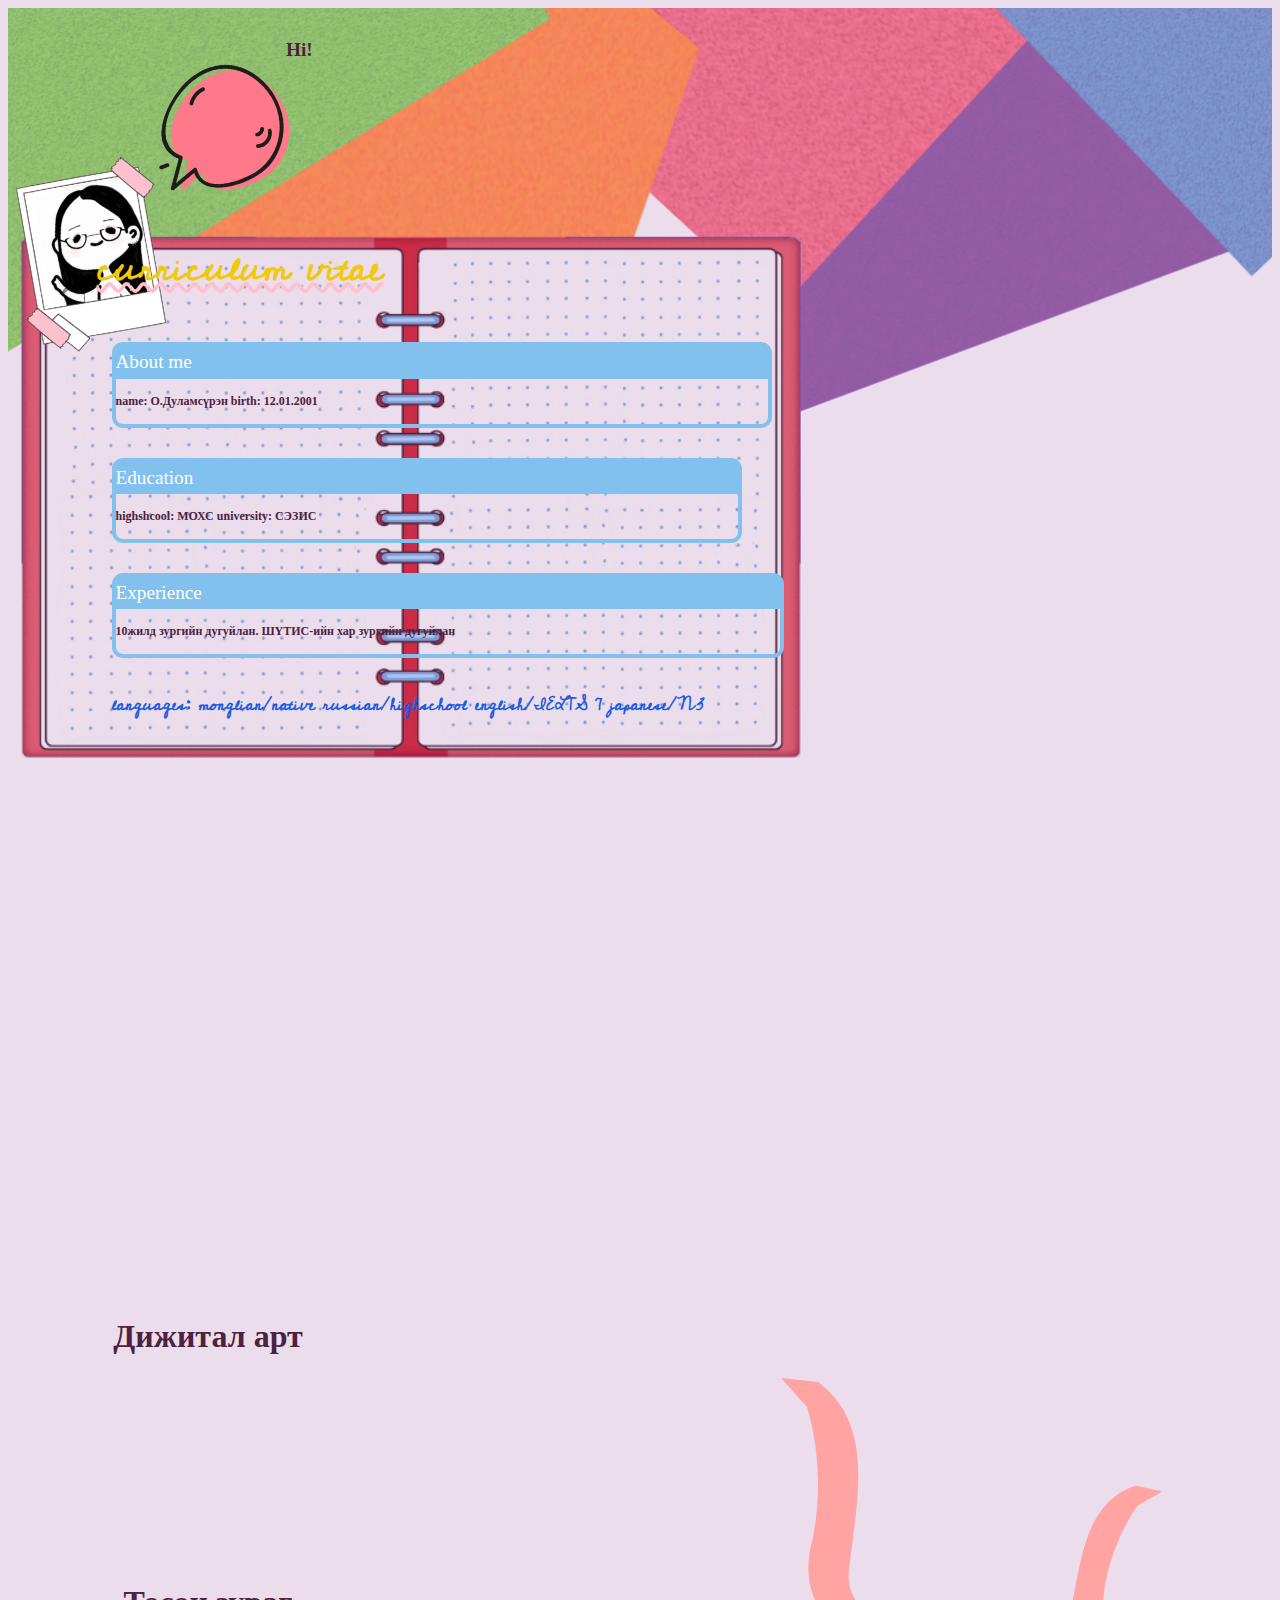
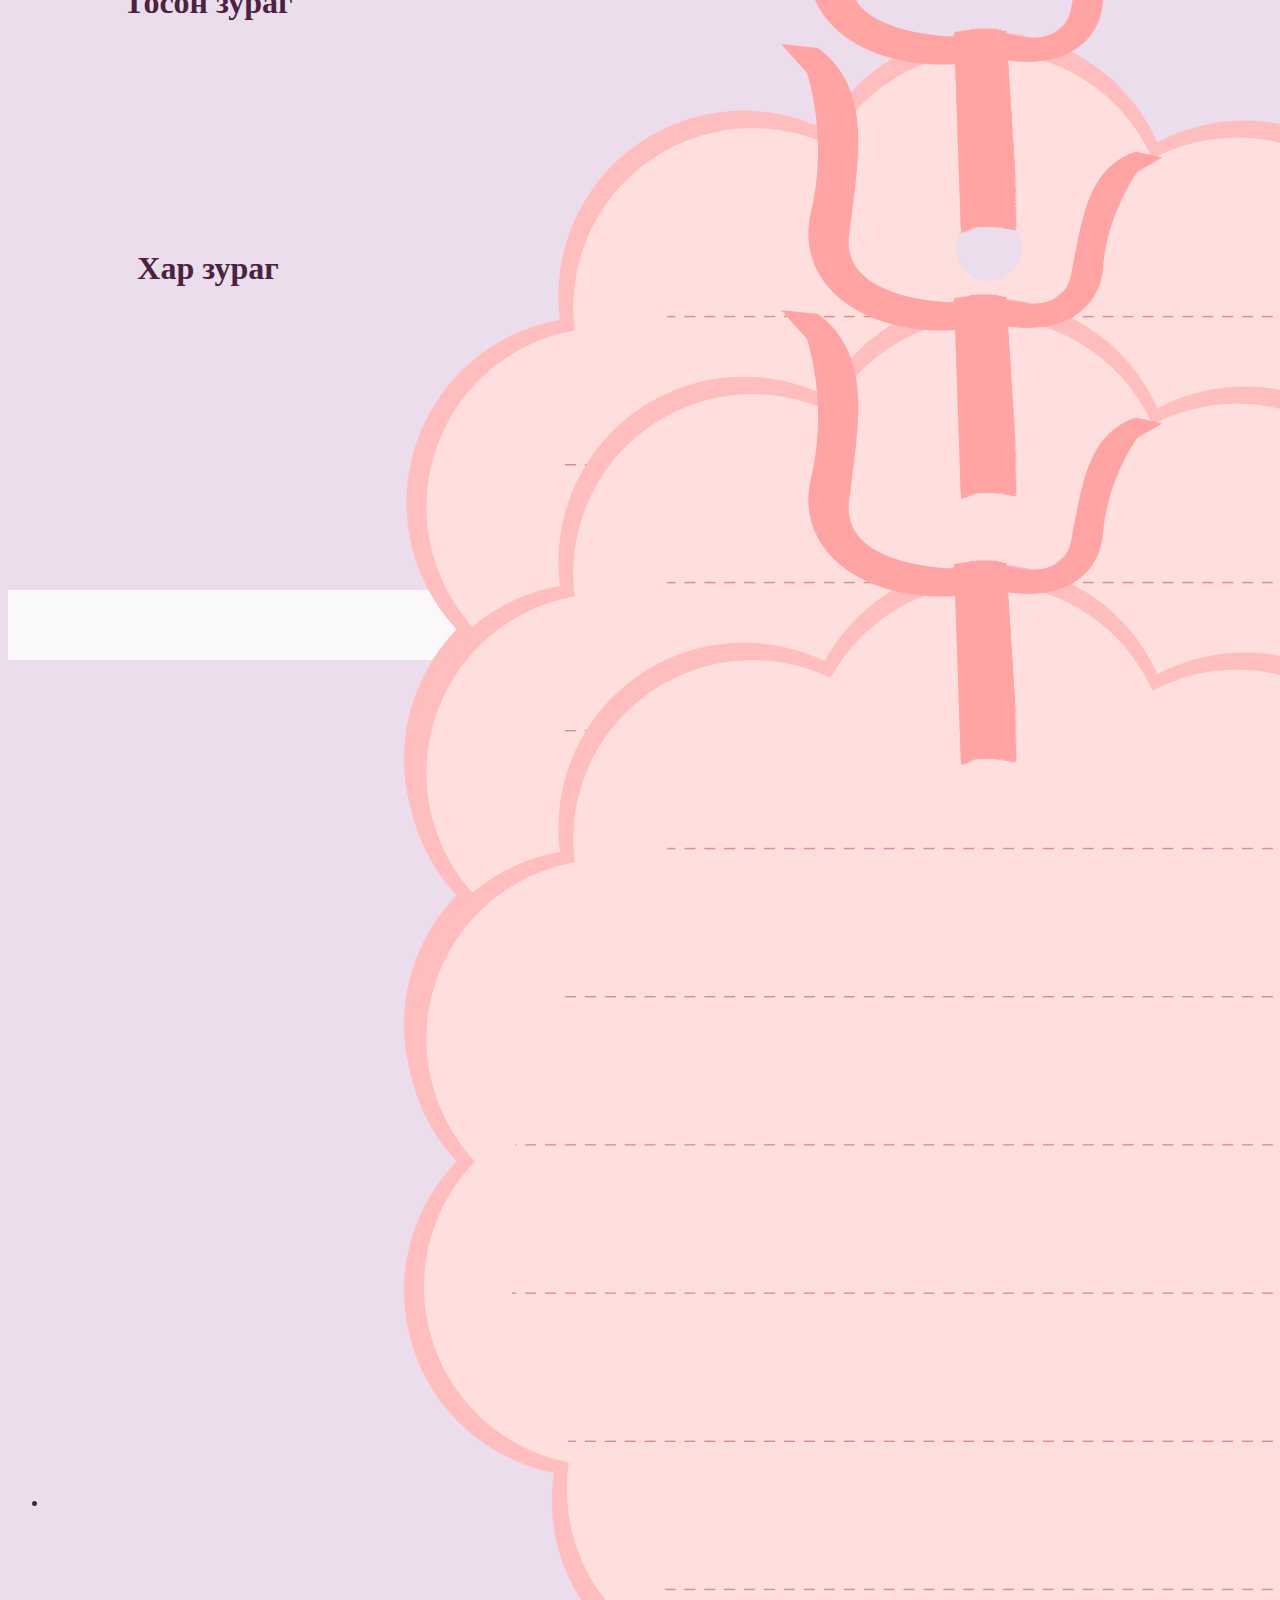
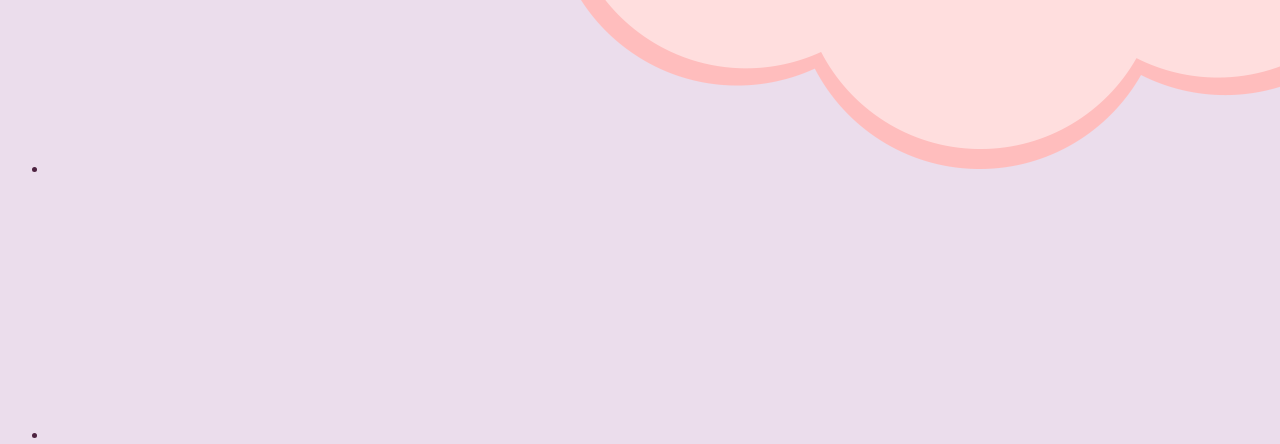
<file: portfolio/index.html>
<!doctype html>
<html lang="en">
  <head>
    <meta charset="utf-8">
    <meta name="viewport" content="width=device-width, initial-scale=1">
    <title>Portfolio</title>
    <link rel="preconnect" href="https://fonts.googleapis.com">
    <link rel="preconnect" href="https://fonts.gstatic.com" crossorigin>
    <link rel="preconnect" href="https://fonts.googleapis.com">
    <link rel="preconnect" href="https://fonts.gstatic.com" crossorigin>
    <link href="https://fonts.googleapis.com/css2?family=Cedarville+Cursive&display=swap" rel="stylesheet">
    <link href="https://cdn.jsdelivr.net/npm/bootstrap@5.3.0-alpha3/dist/css/bootstrap.min.css" rel="stylesheet" integrity="sha384-KK94CHFLLe+nY2dmCWGMq91rCGa5gtU4mk92HdvYe+M/SXH301p5ILy+dN9+nJOZ" crossorigin="anonymous">
    <link rel="stylesheet" href="stylep.css"> 
  </head>
  <body> 
    <div class="topbg">
    <div class="container">
      <div class="content">
      <div class="row">
        <div class="col-md-6">
          <img src="polaroid.png" class="w-50 h-50" alt="polaroid">
          <img src="speechbubble.png" class="w-50 h-50 speechbubble" alt="speechbub">
          <div class="speechbubble">
          <p>Hi!</p>
         </div>
        </div>
        
        <div class="col-md-6">
          <h1>curriculum vitae</h1>
          <div class="row">
            <div class="col-md-6">
              <div class="card border-primary mb-3" style="width: 110%;">
                <div class="card-header">About me</div>
                <div class="card-body text-primary">                   
                  <p class="card-text">name: О.Дуламсүрэн
                    birth: 12.01.2001
                  </p>
                </div>
              </div>
            </div>
            <div class="col-md-6">
              <div class="card border-primary mb-3" style="width: 105%; height: 90%;">
                <div class="card-header">Education</div>
                <div class="card-body text-primary">   
                  <p class="card-text">highshcool: МОХС
                    university: СЭЗИС
                  </p>
                </div>
              </div>
            </div>
            <div class="col-md-6">
              <div class="card border-primary mb-3" style="width: 112%;">
                <div class="card-header">Experience</div>
                <div class="card-body text-primary">
                  <p class="card-text">10жилд зургийн дугуйлан. ШҮТИС-ийн хар зургийн дугуйлан
                  </p>
                </div>
              </div>
            </div>
            <div class="col-md-6">
              <p2>languages: monglian/native russian/highschool english/IELTS 7 japanese/N3</p2>
          </div>
        </div>
      </div>
    </div>
    </div>
</div>
<div class="project-header" >
        
</div>
<div class="row mx-auto">
  <div class="col-md-4">
    <ul class="list-group">
      <li class="list-group-item">
        <a href="digitalart.html">
          <div class="image-container">
            <img src="pinknote.png" alt="Digital art" class="img-fluid">
            <h2 class="overlay-text">Дижитал арт</h2>
          </div>
        </a>
      </li>
    </ul>
  </div>
  <div class="col-md-4">
    <ul class="list-group">
      <li class="list-group-item">
        <a href="acrilyc.html"><div class="image-container">
          <img src="pinknote.png" alt="Acrylic painting" class="img-fluid overlay-image">
          <h2 class="overlay-text">Тосон зураг</h2>
        </div>
        </a>
      </li>
    </ul>
  </div>
  <div class="col-md-4">
    <ul class="list-group">
      <li class="list-group-item">
        <a href="traditional.html"><div class="image-container">
          <img src="pinknote.png" alt="Black and white photography" class="img-fluid overlay-image">
          <h2 class="overlay-text">Хар зураг</h2>
          
        </div>
        </a>  
      </li>
    </ul>
  </div>
</div>

    <footer class="footer">
     <p>&copy; 2023 My Projects</p>
      </div>
    </footer>
    <script src="https://code.jquery.com/jquery-3.2.1.slim.min.js"></script
    </body>
    </html>
</file>
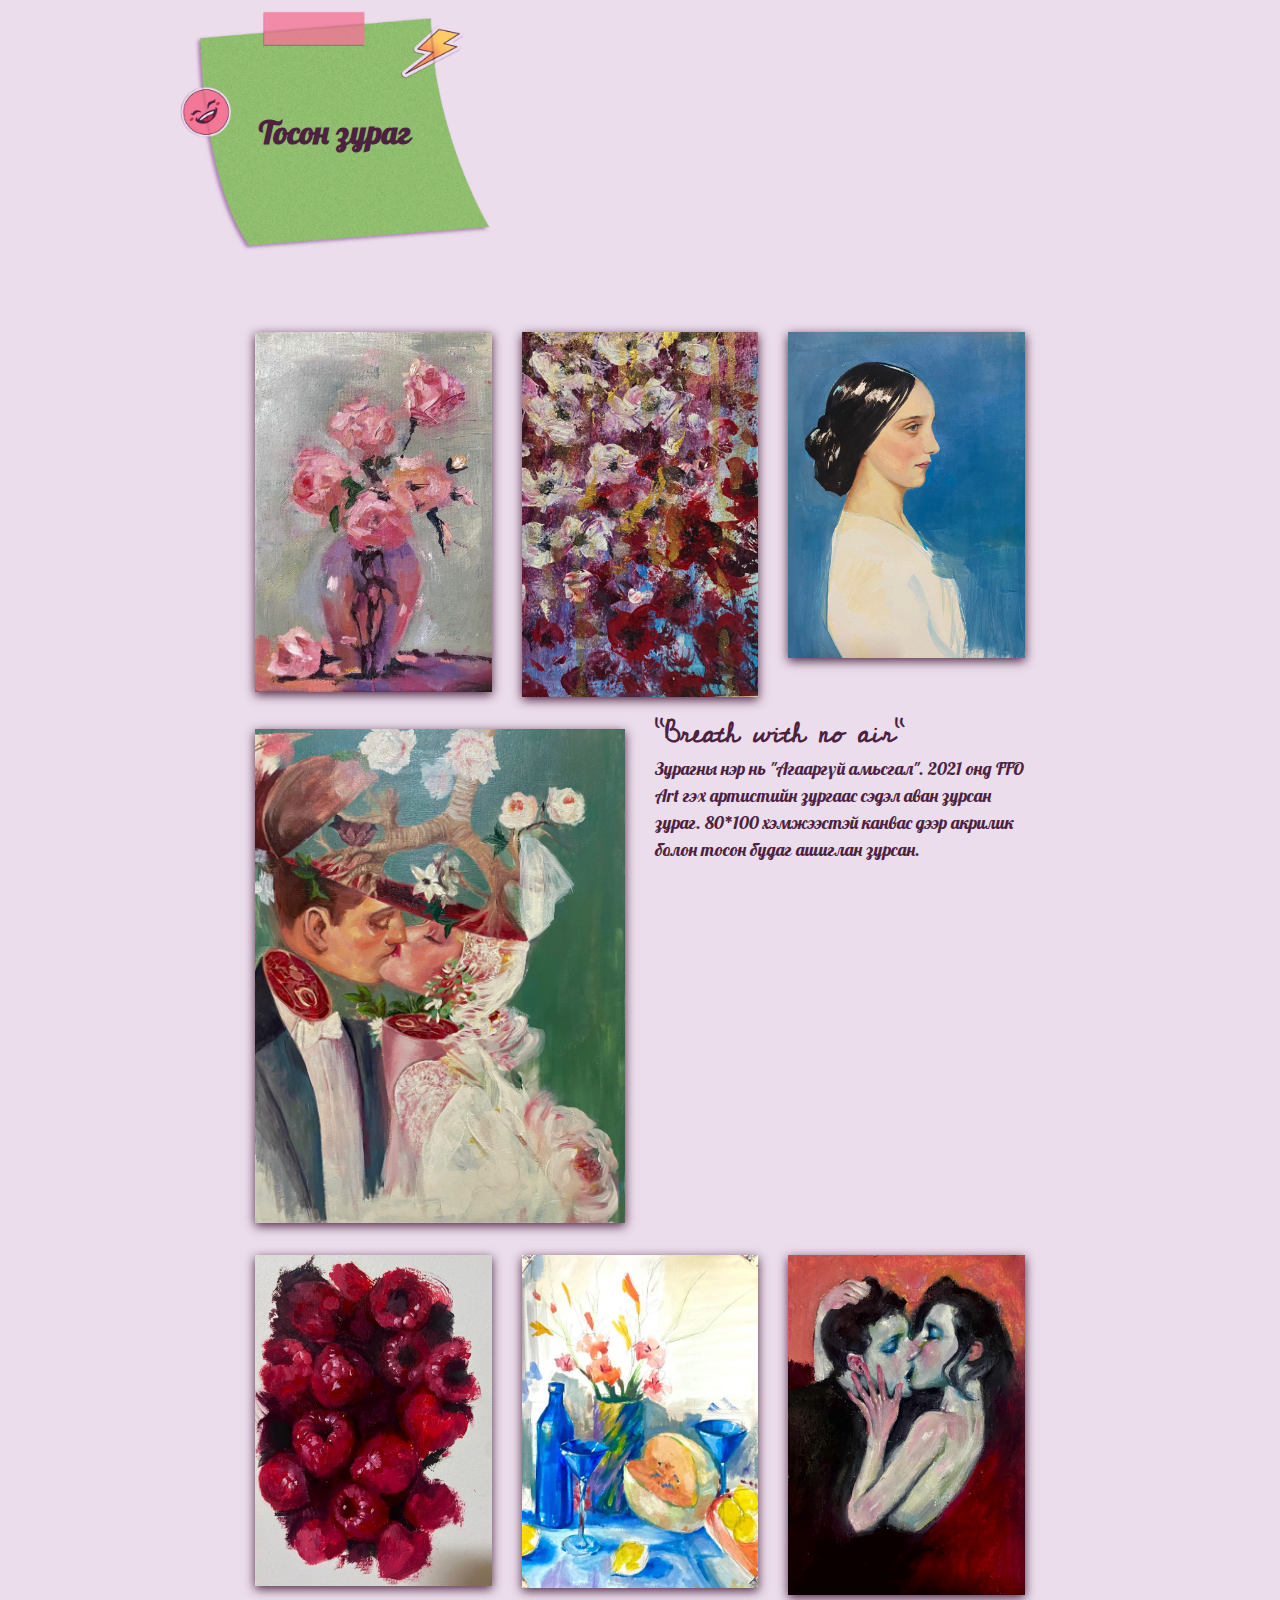
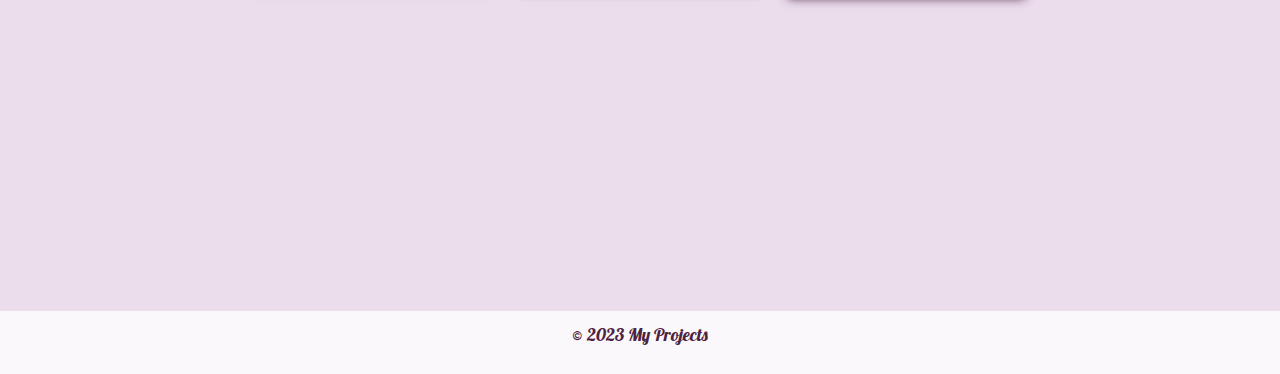
<file: portfolio/acrilyc.html>
<!DOCTYPE html>
<html>
<head>
    <meta charset="UTF-8">
    <title>Acrylic</title>
    <link rel="preconnect" href="https://fonts.googleapis.com">
    <link rel="preconnect" href="https://fonts.gstatic.com" crossorigin>
    <link href="https://fonts.googleapis.com/css2?family=Lobster&display=swap" rel="stylesheet">
    <link href="https://fonts.googleapis.com/css2?family=Cedarville+Cursive&display=swap" rel="stylesheet">
    <link rel="stylesheet" href="https://maxcdn.bootstrapcdn.com/bootstrap/4.0.0/css/bootstrap.min.css">
    <link rel="stylesheet" href="styleac.css">
	
</head>
<body>
    
    <div class="container">
        <div class="row">
            <div class="col-md-6 text-center align-self-center">
                <div class="img-container">
                    <img class="img-fluid" src="greenstick.png" alt="Greenstick">
                    <div class="overlay-text">Тосон зураг</div>
                    <div class="text-container">
                        
                      </div>
                    </div>
            </div>
            </div>
    </div>

    
	<main>
      
        <div class="container my-4">
         
            <div class="row">
               
                <div class="col-md-4 order-md-2">
                    <img src="bluelady.jpg" alt="Image 4" class="img-fluid my-3">
                </div>
                <div class="col-md-4">
                    <img src="vase.jpg" alt="Image 5" class="img-fluid my-3">
                </div>
                <div class="col-md-4 order-md-1">
                    <img src="goldf.jpg" alt="Image 6" class="img-fluid my-3">
                </div>
            </div>
            <div class="row">
                <div class="col-md-6">
                    <img src="breath.jpg" alt="Image 1" class="img-fluid my-3">
                </div>   
                <div class="col-md-6">
                    <header>"Breath with no air"</header>
                    <p> Зурагны нэр нь "Агааргүй амьсгал". 2021 онд FFO Art гэх артистийн зургаас сэдэл аван зурсан зураг. 80*100 хэмжээстэй канвас дээр акрилик болон тосон будаг ашиглан зурсан. </p>
                </div>      
            </div>
            <div class="row">
               
                <div class="col-md-4 order-md-2">
                    <img src="kiss.jpg" alt="Image 4" class="img-fluid my-3">
                </div>
                <div class="col-md-4">
                    <img src="berry.jpg" alt="Image 5" class="img-fluid my-3">
                </div>
                <div class="col-md-4 order-md-1">
                    <img src="paint.jpg" alt="Image 6" class="img-fluid my-3">
                </div>
            </div>
	</main>
	
    <footer class="footer">
        <p>&copy; 2023 My Projects</p>
    </footer>
    <script src="https://code.jquery.com/jquery-3.2.1.slim.min.js"></script>
</body>
</html>
</file>
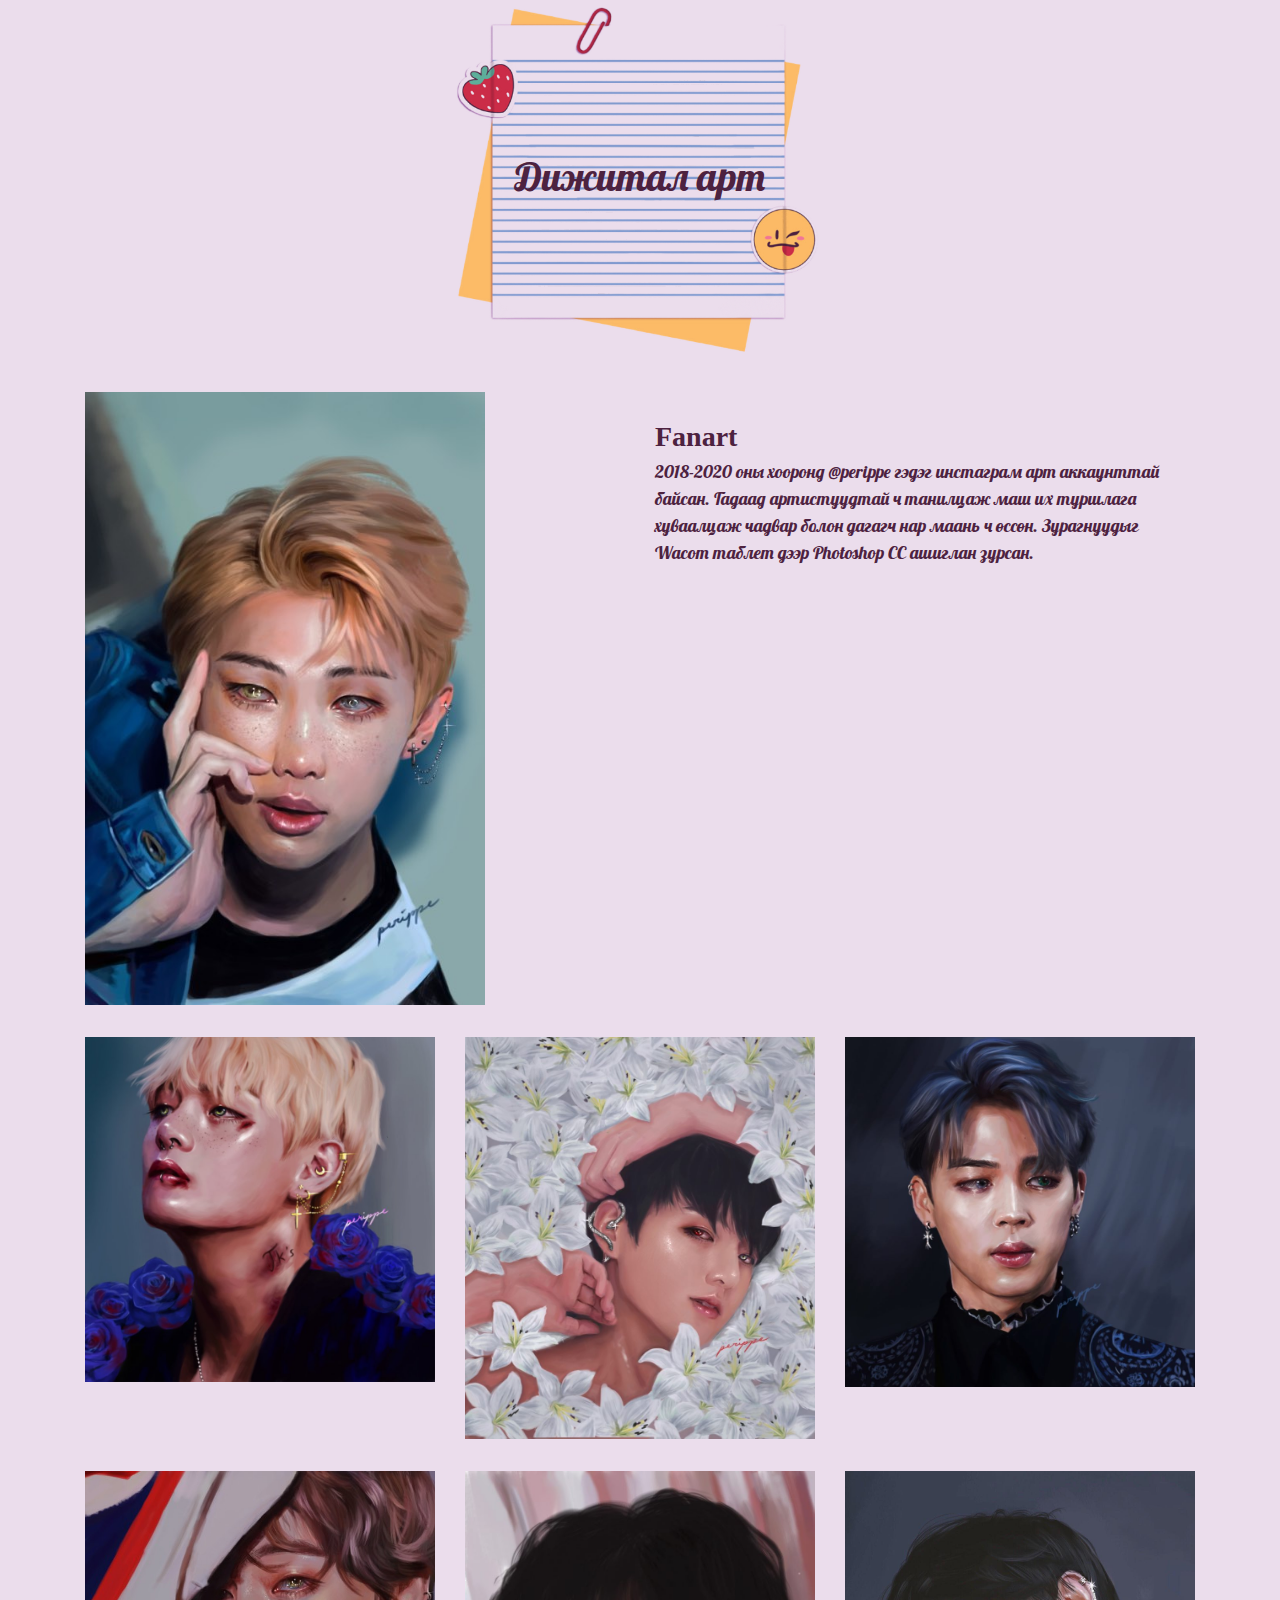
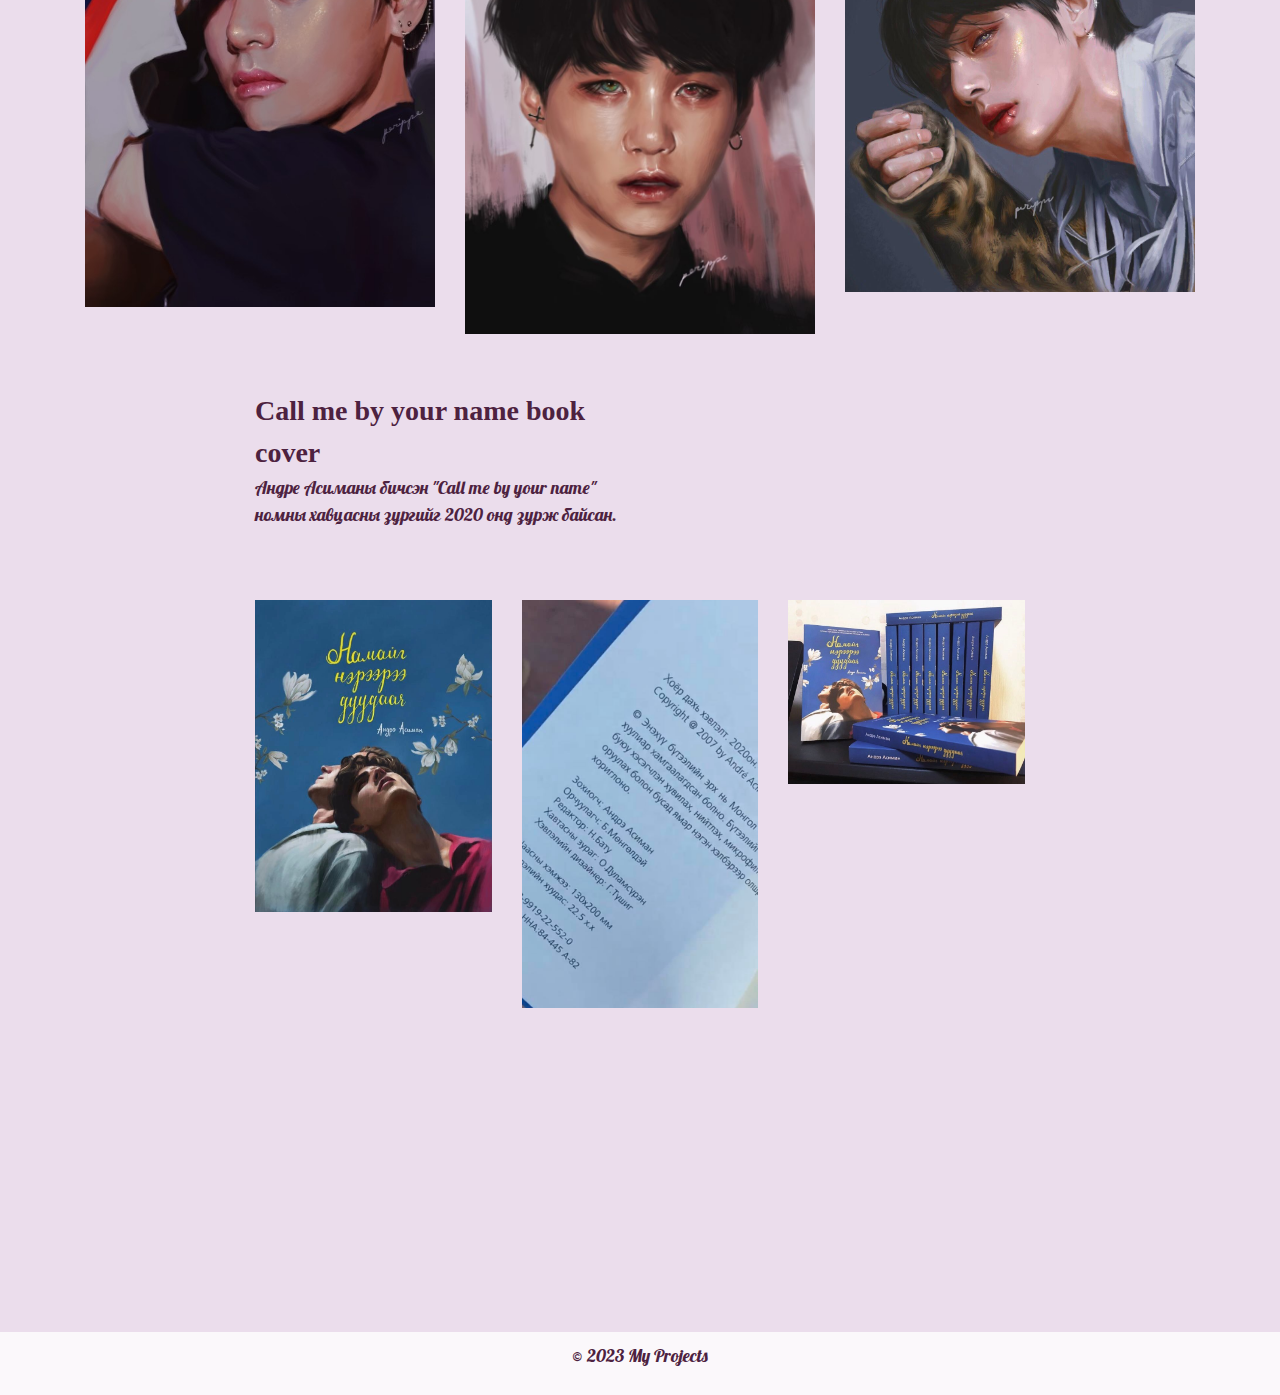
<file: portfolio/digitalart.html>
<!DOCTYPE html>
<html>
<head>
    <meta charset="UTF-8">
    <title>Digital art</title>
    <link rel="preconnect" href="https://fonts.googleapis.com">
    <link rel="preconnect" href="https://fonts.gstatic.com" crossorigin>
    <link href="https://fonts.googleapis.com/css2?family=Lobster&display=swap" rel="stylesheet">
    <link rel="stylesheet" href="https://maxcdn.bootstrapcdn.com/bootstrap/4.0.0/css/bootstrap.min.css">
    <link rel="stylesheet" href="styledig.css">
	
</head>
<body>
    
    <div class="container">
        <div class="row">
            <div class="col-md-12 text-center">
                <div class="position-relative">
                    <img src="digimonb.png" alt="image" class="img-fluid">
                    <h2 class="overlay-text">Дижитал арт</h2>
                </div>
            </div>
        </div>
    </div>
    <div class="container my-4">

        <div class="row">
            <div class="col-md-6">
                <img src="dig7.jpg" alt="Image 1" class="img-fluid my-3">
            </div>   
            <div class="col-md-6">
                    <header>Fanart</header>
                    <p>2018-2020 оны хооронд @perippe гэдэг инстаграм арт аккаунттай байсан. Гадаад артистуудтай ч танилцаж маш их туршлага хуваалцаж чадвар болон дагагч нар маань ч өссөн. Зурагнуудыг Wacom таблет дээр Photoshop CC ашиглан зурсан. </p>
                </div>      
            </div>      
     
         
        <div class="row">  
            <div class="col-md-4 order-md-2">
                <img src="dig.jpg" alt="Image 4" class="img-fluid my-3">
            </div>
            <div class="col-md-4">
                <img src="dig1.jpg" alt="Image 5" class="img-fluid my-3">
            </div>
            <div class="col-md-4 order-md-1">
                <img src="dig6.jpg" alt="Image 6" class="img-fluid my-3">
            </div>
        </div>
        <div class="row">
           
            <div class="col-md-4 order-md-2">
                <img src="dig11.jpg" alt="Image 4" class="img-fluid my-3">
            </div>
            <div class="col-md-4">
                <img src="dig8.jpg" alt="Image 5" class="img-fluid my-3">
            </div>
            <div class="col-md-4 order-md-1">
                <img src="dig4.jpg" alt="Image 6" class="img-fluid my-3">
            </div>
        </div>
       
    </div>
    
	<main>
         <div class="col-md-6">
                    <header>Call me by your name book cover</header>
                    <p>Андре Асиманы бичсэн "Call me by your name" номны хавцасны зургийг 2020 онд зурж байсан. </p>
             </div>            
        <div class="container my-5">
           
                    
         
            <div class="row">
               
                <div class="col-md-4 order-md-2">
                    <img src="books.jpg" alt="Image 4" class="img-fluid my-4">
                </div>
                <div class="col-md-4">
                    <img src="cmbyn.jpg" alt="Image 5" class="img-fluid my-4">
                </div>
                <div class="col-md-4 order-md-1">
                    <img src="credits.jpg" alt="Image 6" class="img-fluid my-4">
                </div>
            </div>
	</main>
	
    <footer class="footer">
        <p>&copy; 2023 My Projects</p>
         </div>
       </footer>
    <script src="https://code.jquery.com/jquery-3.2.1.slim.min.js"></script>
    <script src="https://cdnjs.cloudflare.com/ajax/libs/popper.js/1.12.9/umd/popper.min.js"></script>
    <script src="https://maxcdn.bootstrapcdn.com/bootstrap/4.0.0/js/bootstrap.min.js"></script>
</body>
</html>
</file>
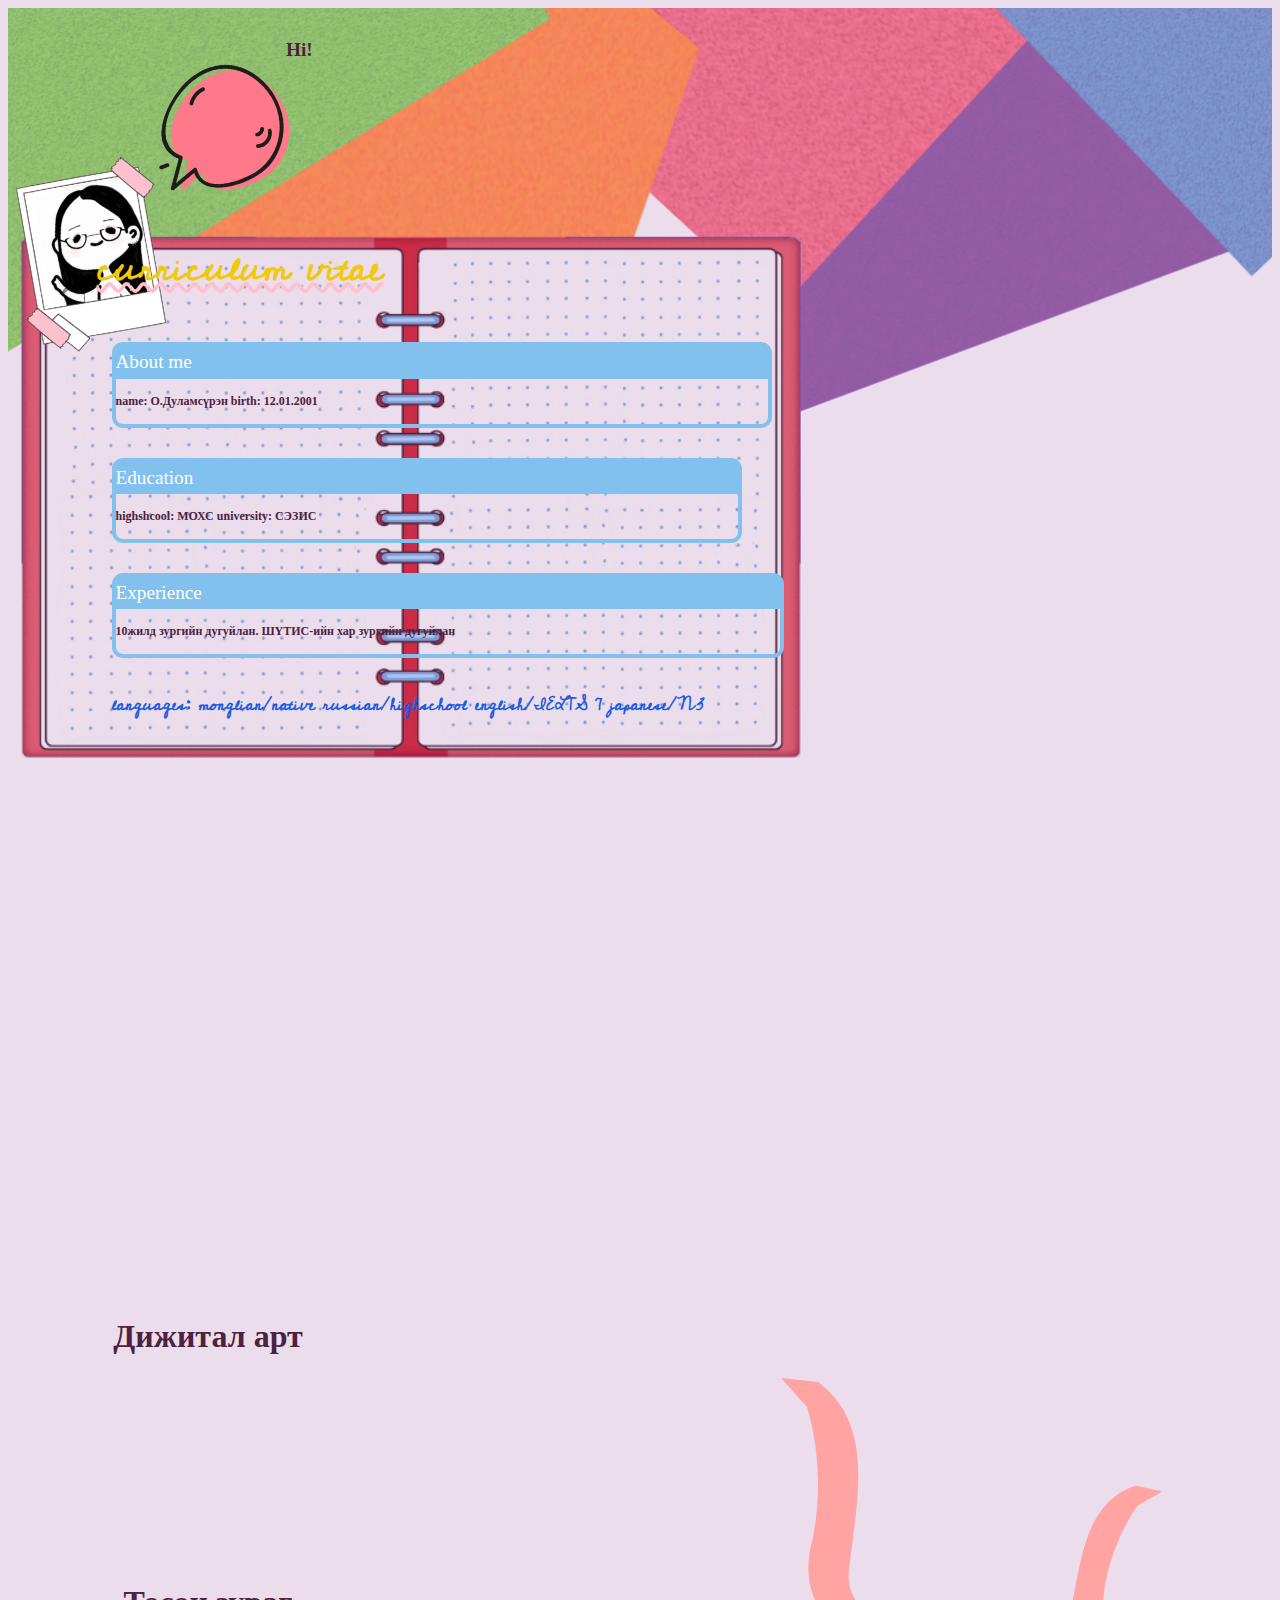
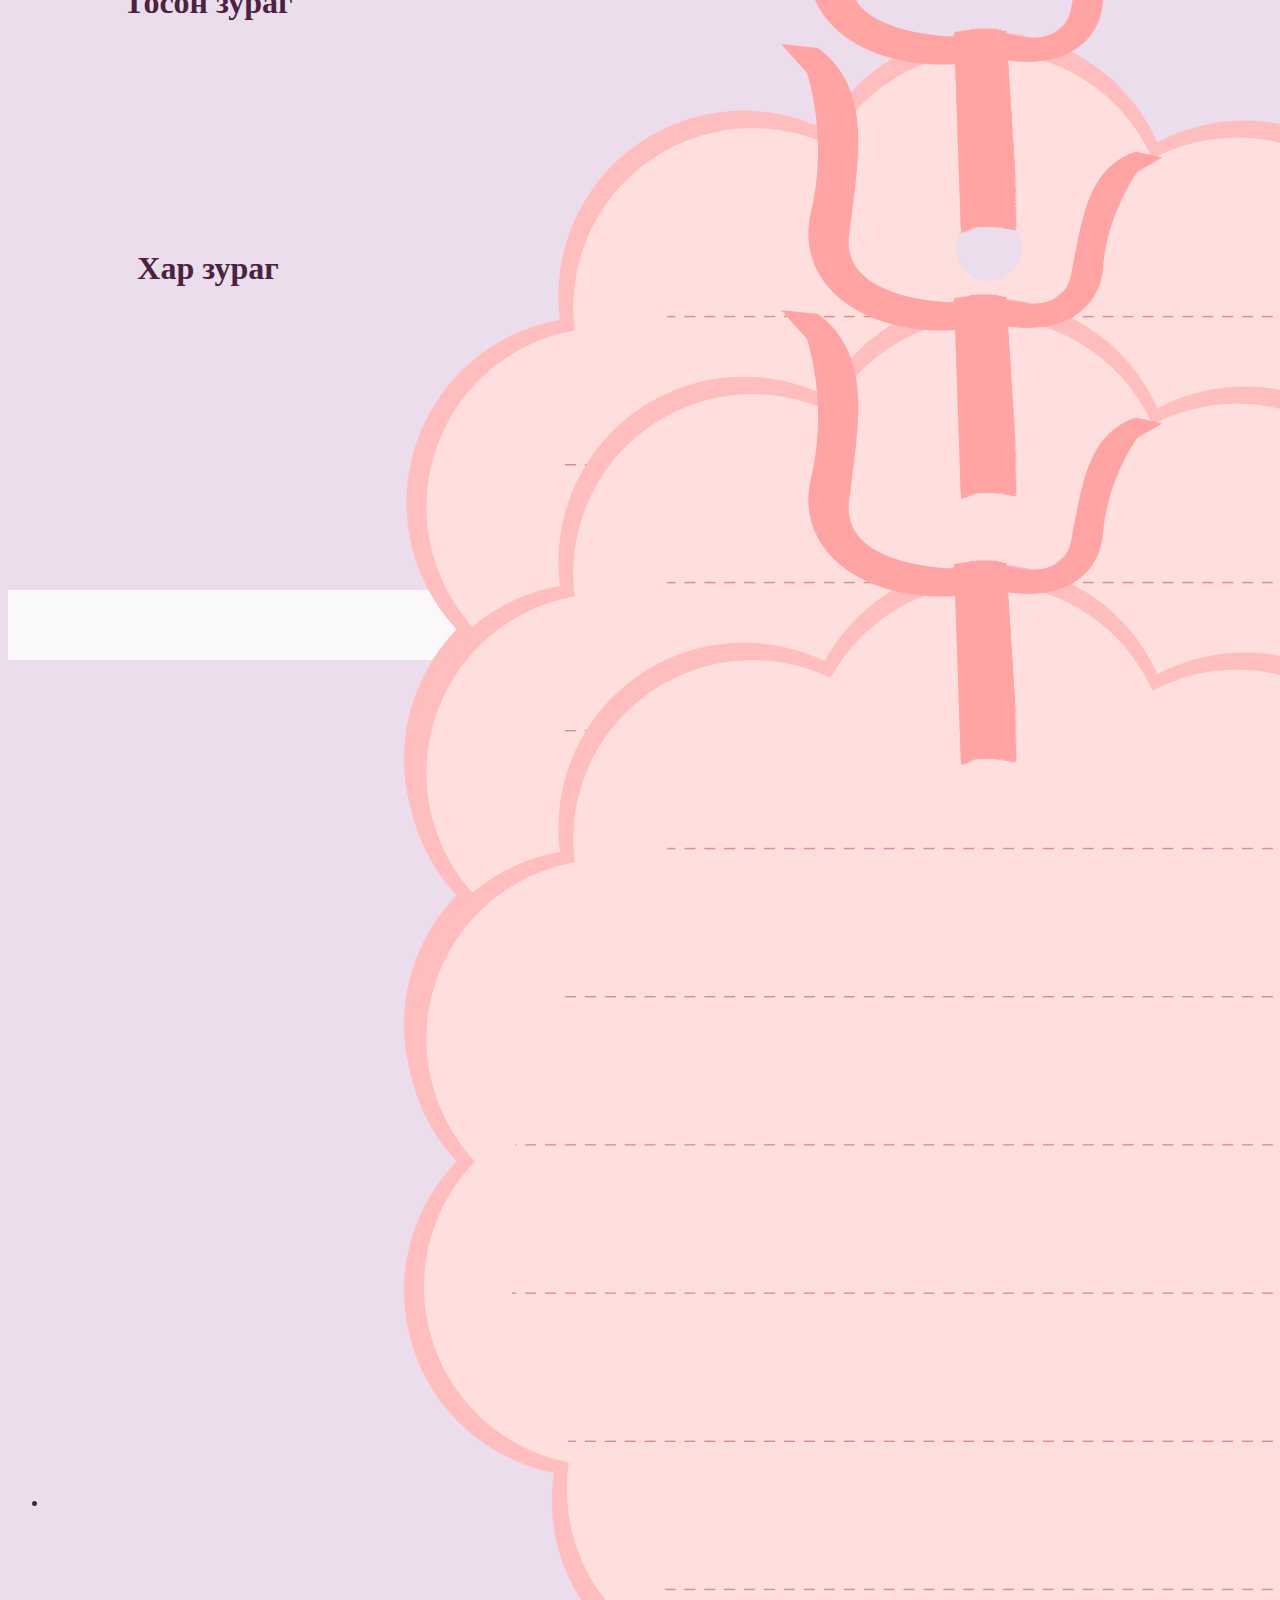
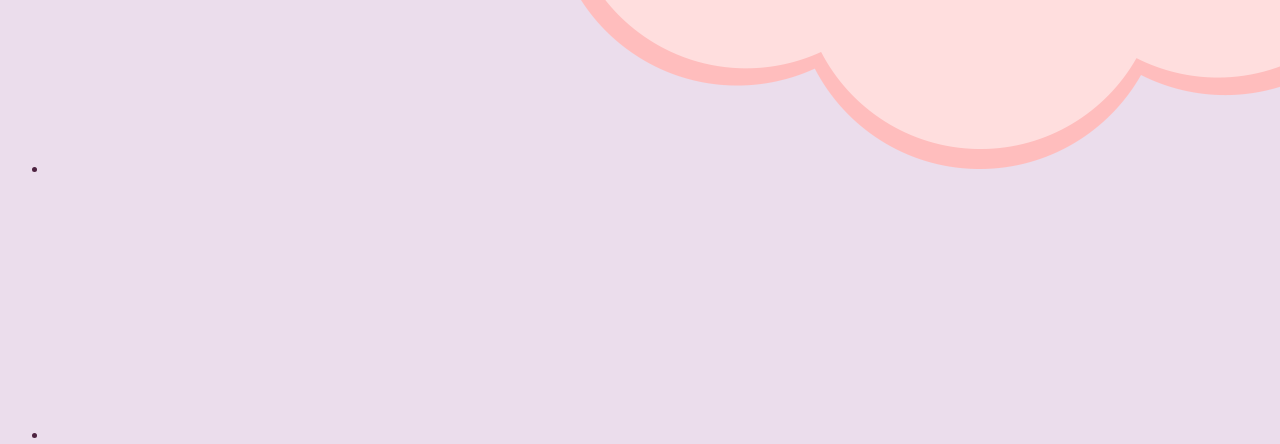
<file: portfolio/portfolio.html>
<!doctype html>
<html lang="en">
  <head>
    <meta charset="utf-8">
    <meta name="viewport" content="width=device-width, initial-scale=1">
    <title>Portfolio</title>
    <link rel="preconnect" href="https://fonts.googleapis.com">
    <link rel="preconnect" href="https://fonts.gstatic.com" crossorigin>
    <link rel="preconnect" href="https://fonts.googleapis.com">
    <link rel="preconnect" href="https://fonts.gstatic.com" crossorigin>
    <link href="https://fonts.googleapis.com/css2?family=Cedarville+Cursive&display=swap" rel="stylesheet">
    <link href="https://cdn.jsdelivr.net/npm/bootstrap@5.3.0-alpha3/dist/css/bootstrap.min.css" rel="stylesheet" integrity="sha384-KK94CHFLLe+nY2dmCWGMq91rCGa5gtU4mk92HdvYe+M/SXH301p5ILy+dN9+nJOZ" crossorigin="anonymous">
    <link rel="stylesheet" href="stylep.css"> 
  </head>
  <body> 
    <div class="topbg">
    <div class="container">
      <div class="content">
      <div class="row">
        <div class="col-md-6">
          <img src="polaroid.png" class="w-50 h-50" alt="polaroid">
          <img src="speechbubble.png" class="w-50 h-50 speechbubble" alt="speechbub">
          <div class="speechbubble">
          <p>Hi!</p>
         </div>
        </div>
        
        <div class="col-md-6">
          <h1>curriculum vitae</h1>
          <div class="row">
            <div class="col-md-6">
              <div class="card border-primary mb-3" style="width: 110%;">
                <div class="card-header">About me</div>
                <div class="card-body text-primary">                   
                  <p class="card-text">name: О.Дуламсүрэн
                    birth: 12.01.2001
                  </p>
                </div>
              </div>
            </div>
            <div class="col-md-6">
              <div class="card border-primary mb-3" style="width: 105%; height: 90%;">
                <div class="card-header">Education</div>
                <div class="card-body text-primary">   
                  <p class="card-text">highshcool: МОХС
                    university: СЭЗИС
                  </p>
                </div>
              </div>
            </div>
            <div class="col-md-6">
              <div class="card border-primary mb-3" style="width: 112%;">
                <div class="card-header">Experience</div>
                <div class="card-body text-primary">
                  <p class="card-text">10жилд зургийн дугуйлан. ШҮТИС-ийн хар зургийн дугуйлан
                  </p>
                </div>
              </div>
            </div>
            <div class="col-md-6">
              <p2>languages: monglian/native russian/highschool english/IELTS 7 japanese/N3</p2>
          </div>
        </div>
      </div>
    </div>
    </div>
</div>
<div class="project-header" >
        
</div>
<div class="row mx-auto">
  <div class="col-md-4">
    <ul class="list-group">
      <li class="list-group-item">
        <a href="digitalart.html">
          <div class="image-container">
            <img src="pinknote.png" alt="Digital art" class="img-fluid">
            <h2 class="overlay-text">Дижитал арт</h2>
          </div>
        </a>
      </li>
    </ul>
  </div>
  <div class="col-md-4">
    <ul class="list-group">
      <li class="list-group-item">
        <a href="acrilyc.html"><div class="image-container">
          <img src="pinknote.png" alt="Acrylic painting" class="img-fluid overlay-image">
          <h2 class="overlay-text">Тосон зураг</h2>
        </div>
        </a>
      </li>
    </ul>
  </div>
  <div class="col-md-4">
    <ul class="list-group">
      <li class="list-group-item">
        <a href="traditional.html"><div class="image-container">
          <img src="pinknote.png" alt="Black and white photography" class="img-fluid overlay-image">
          <h2 class="overlay-text">Хар зураг</h2>
          
        </div>
        </a>  
      </li>
    </ul>
  </div>
</div>

    <footer class="footer">
     <p>&copy; 2023 My Projects</p>
      </div>
    </footer>
    <script src="https://code.jquery.com/jquery-3.2.1.slim.min.js"></script
    </body>
    </html>
</file>
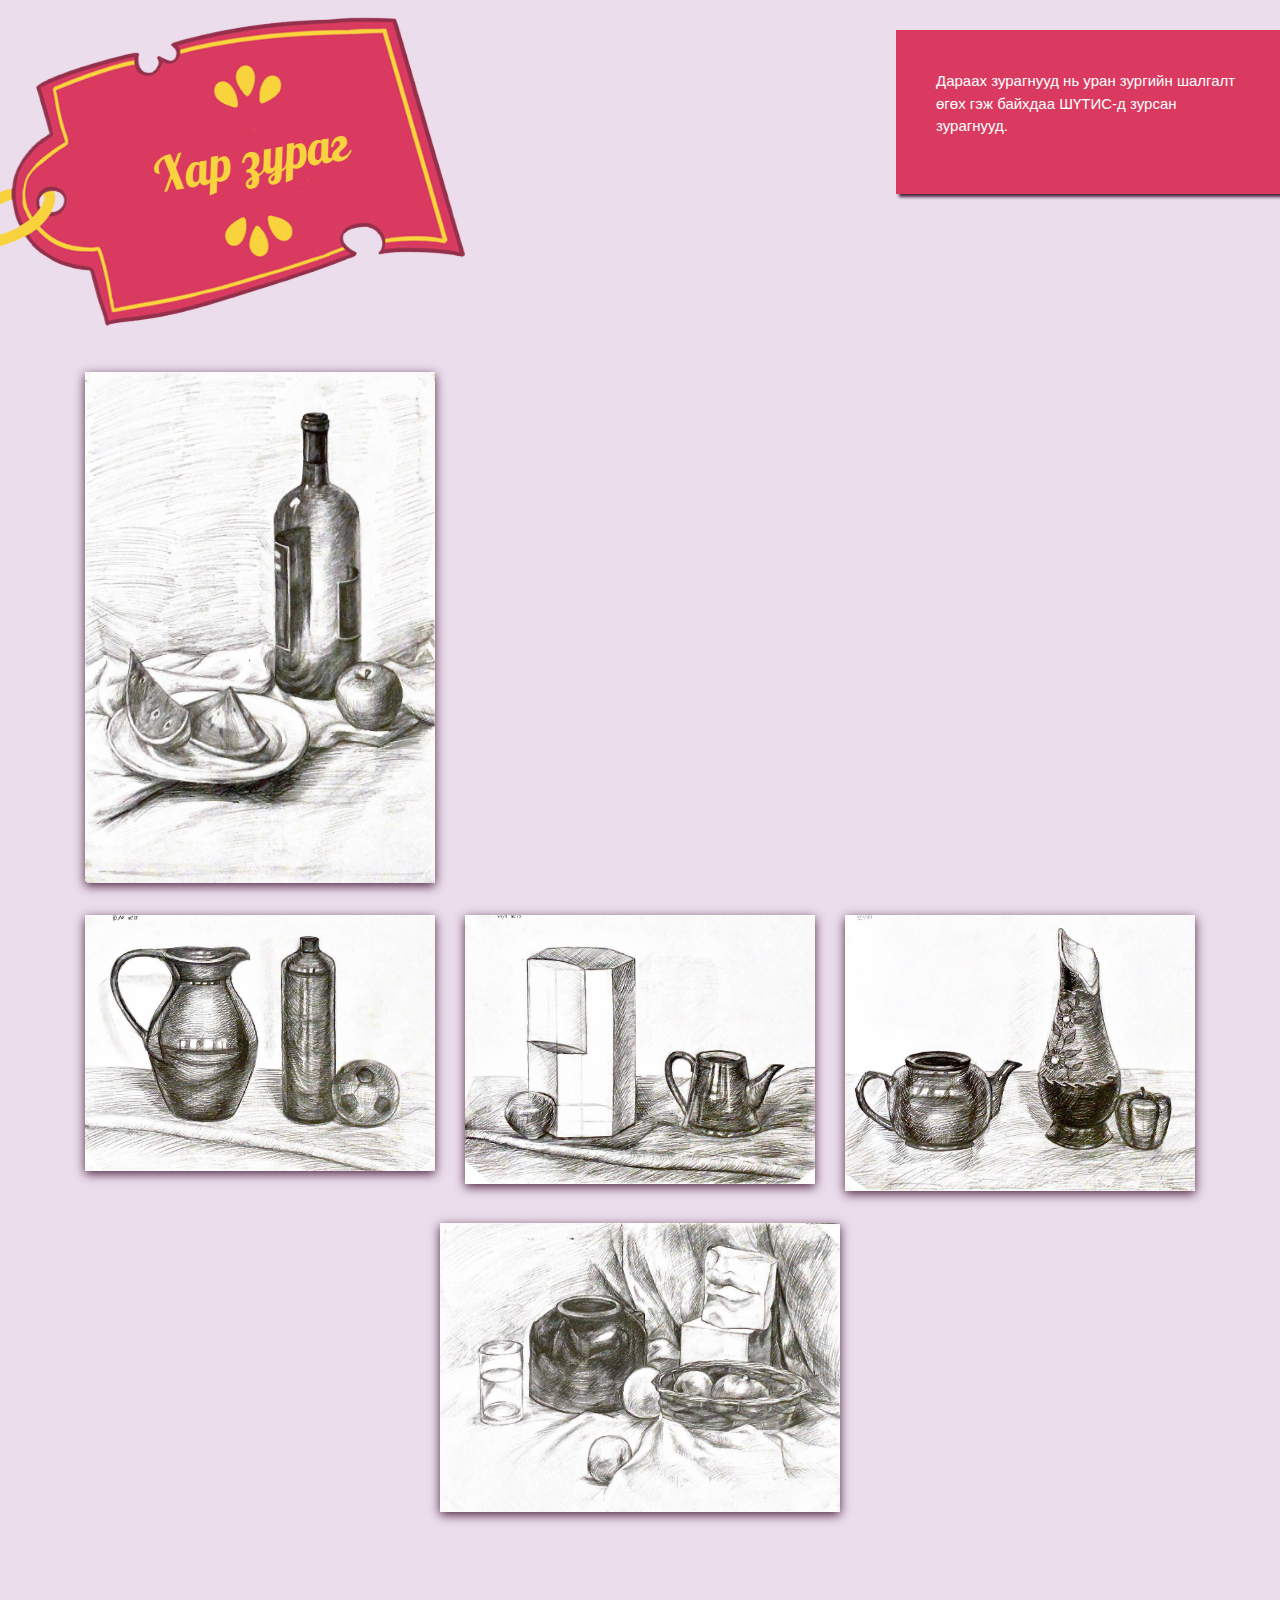
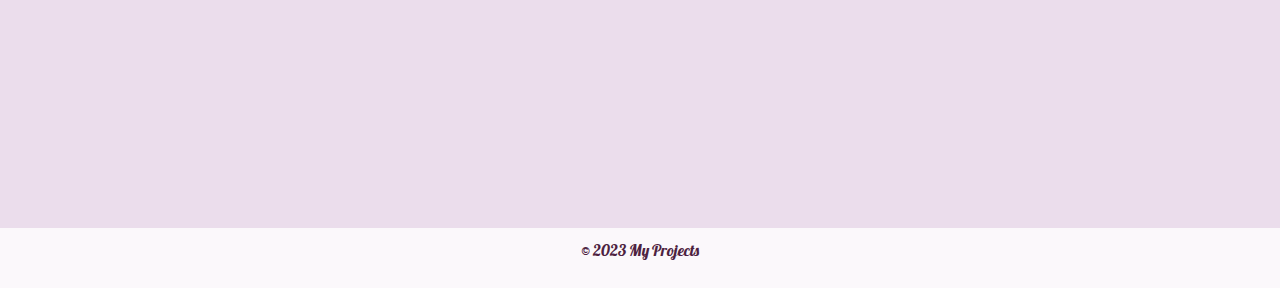
<file: portfolio/traditional.html>
<!DOCTYPE html>
<html>
<head>
    <meta charset="UTF-8">
    <title>Traditional</title>
    <meta name="viewport" content="width=device-width, initial-scale=1">
    <link rel="preconnect" href="https://fonts.googleapis.com">
    <link rel="preconnect" href="https://fonts.gstatic.com" crossorigin>
    <link href="https://fonts.googleapis.com/css2?family=Lobster&display=swap" rel="stylesheet">
    <link rel="stylesheet" href="https://maxcdn.bootstrapcdn.com/bootstrap/4.0.0/css/bootstrap.min.css">
    <link rel="stylesheet" href="styletrad.css">

</head>
<body>
    <div class="position-relative">
        <img src="tradb.png" alt="image" class="img-container">
        <h2 class="overlay-text">Хар зураг</h2>
    </div>
    
    <div class="container my-4">
        <div class="row">
            <div class="col-md-4">
                <img src="harzurag (5).jpg" alt="Image 1" class="img-fluid my-3">
            </div> 
                   
        </div>
        <div class="row">
            <div class="col-md-4 order-md-2">
                <img src="harzurag (4).jpg" alt="Image 4" class="img-fluid my-3">
            </div>
            <div class="col-md-4">
                <img src="harzurag (7).jpg" alt="Image 5" class="img-fluid my-3">
            </div>
            <div class="col-md-4 order-md-1">
                <img src="harzurag (6).jpg" alt="Image 6" class="img-fluid my-3">
            </div>
        </div>
        <div class="row">
            <div class="col-md-12 text-center">
                <img src="harzurag (1).jpg" alt="Image 7" class="img-fluid my-3">
            </div>
        </div>
    </div>

    <div class="box">
        <p>Дараах зурагнууд нь уран зургийн шалгалт өгөх гэж байхдаа ШҮТИС-д зурсан зурагнууд. </p>
    </div>

    <footer class="footer">
        <div class="container">
            <p>&copy; 2023 My Projects</p>
        </div>
    </footer>

    <script src="https://code.jquery.com/jquery-3.2.1.slim.min.js"></script>
    <script src="https://cdnjs.cloudflare.com/ajax/libs/popper.js/1.12.9/umd/popper.min.js"></script>
    <script src="https://maxcdn.bootstrapcdn.com
</file>
<file: portfolio/stylep.css>
body {
  background-color: #ebddec;
  font-family: 'Lobster', cursive;
  color: #4d2240;  
}

.topbg{
  background-image: url('bgblockstop.png');
  height: 500px;
  background-repeat: no-repeat;
  background-size: cover;
  background-position: center;
}

.container {
  background-image: url("noteb.png");
  background-size: contain;
  background-position: center;
  background-repeat: no-repeat;
  height: 100vh;
  display: flex;
  justify-content: center;
  align-items: center;
  max-width: 800px;
}

.content {
  max-width: calc(100% + 100px);
        margin: auto;
        font-size: 1.2rem;
        line-height: 1.7;
        padding:0 rem;
 
}
.speechbubble {
  float: right;
  margin-left: 120px;
  margin-top: -120px;
  position: absolute;
  top: 16%;
  left: 15%;
  transform: translate(-50%, -50%);
  padding: 10px;
  
}
p{
font-weight: bold;
}

.image-column {
  display: flex;
  justify-content: flex-end;
}



h1 {
  font-family: 'Cedarville Cursive', cursive;
  color: rgb(240, 202, 8);
  text-decoration: underline wavy pink;
  font-weight: bold;
}

.col-md-6 {
  /border: 1px solid #4d2240;
  position: relative;
  padding: 15px;
  margin-bottom: -2 rem;

}

.col-md-6 img {
  position: absolute;
  top: -10%;
  left: -10%;
  transform: translate(-50%, -50%);
  object-fit: contain; 
  width: 150px; 
  height: auto; 
  transform: rotate(-10deg);
}


.card {
  background-color: transparent;
  border: 4px solid #82c0ed;
  border-radius: 11px;


}

.card-header {
  background-color: #82c0ed;
  color: white;
}
.card-text{
  font-size: 12px;
  font-weight: bold;
  color: #4d2240;
}


p2{
  font-size: 17px ;
  font-family:'Cedarville Cursive', cursive; 
  font-weight: bold;
  color: #1b5ae2;
}

.project-header {
  position: relative;
  z-index: 1;
  margin-bottom: 200px;
}
.project-header img {
  margin-top: 100px;
  top: 0;
  left: 0;
  width: 100%;
  z-index: -1;
}
.overlay {
  position: relative;
  display: inline-block;
  top: 95px;
  left: 0;
  width: 100%;
  height: 100%;
  left: -60px;
  
}

.overlay img {
  width: 45%;
  height: 45%;
  object-fit: contain;
  transform: rotate(-10deg);
 
}
.project-container {
  display: flex;
  flex-direction: column;
  align-items: center;
  margin-top: 90px;
  margin-bottom: 50px;
}

.project-window {
  width: 400px;
  height: 300px;
  margin-bottom: 100px;
}


.list-group-item {
  height: 250px;
  background-size: cover;
  background-position: center;
  background-color: transparent;
  border: none;
  outline: none;
  position: relative;
}

.list-group-item h2 {
  color: #4d2240;
  font-size: 2rem;
  text-align: center;
  margin: 0;
  padding: 0;
 font-weight: bold;
}
.list-group-item .overlay {
  position: absolute;
  top: 0;
  left: 0;
  width: 100%;
  height: 100%;
  display: flex;
  align-items: center;
  justify-content: center;
  opacity: 0;
  transition: opacity 0.2s ease-in-out;
}
.list-group-item:hover .overlay {
  opacity: 0.8;
}

.image-container {
  position: relative;
  width: 400px;
  height: 400px;
  right: 40px;

}

.overlay-text {
  position: absolute;
  top: 57%;
  left: 50%;
  transform: translate(-50%, -50%);
  margin: 0;
  padding: 0;
  color: white;
  font-family: 'Lobster', cursive;
  font-size: 40px;
  text-align: center;
}

.footer {
  
  bottom: 0;
  width: 100%;
  background-color: rgba(255, 255, 255, 0.8);
  padding: 10px 0;
  text-align: center;
  z-index: 1;
  margin-top: 300px;
}
</file>
<file: portfolio/styleac.css>
body {
   
    background-size: cover;
    margin: 0;
    padding: 0;
    background-color: #ebddec;
    font-family: 'Lobster';
    color: #4d2240;
  }
  
  main {
    max-width: 800px;
    margin: 0 auto;
   
  }
  .position-relative img:first-child {
   float: left; 
   position: relative;
}
.overlay-text {
  position: absolute;
  top: 45%;
  left: 45%;
  transform: translate(-50%, -50%);
  font-size: 2rem;
  font-weight: bold;
  font-family: 'Lobster', cursive;

}
.text-container {
  position: absolute;
  top: 50%;
  left: calc(50% + 220px);
  transform: translateY(-50%);
  font-size: 1.5rem;

  font-family: 'Lobster', cursive;
}


  img:not([src$="greenstick.png"]) {
    box-shadow: 0px 3px 10px #4d2240;
  }
  .img-fluid {
    max-width: 100%;
    height: auto;
    width: 400px; 
  }
  

  .img-container {
    position: relative;
    display: inline-block;
    
}



header {
  font-size: 28px;
  font-family: 'Cedarville Cursive', cursive; 
  font-weight: bold;
}

p {
  font-size: 18px;

}

  
.footer {
  
  bottom: 0;
  width: 100%;
  background-color: rgba(255, 255, 255, 0.8);
  padding: 10px 0;
  text-align: center;
  z-index: 1;
  margin-top: 300px;
}
</file>
<file: portfolio/styledig.css>
body {

    background-color: #ebddec;
    font-family: 'Lobster', cursive;
    color: #4d2240;
  }
  
  main {
    max-width: 800px;
    margin: 0 auto;
   
  }
  .img-fluid {
    max-width: 100%;
    height: auto;
    width: 400px; 
  }
  

  .img-container {
    position: relative;
    display: inline-block;
    
}

.overlay-text {
    position: absolute;
    top: 50%;
    left: 50%;
    transform: translate(-50%, -50%);
    font-size: 40px;
    color: #4d2240;
  
}

header {
  margin-top: 40px;
  font-size: 28px;
  font-family: 'Cedarville Cursive', cursive; 
  font-weight: bold;
}

p {
  font-size: 18px;

}


  
.footer {
  
  bottom: 0;
  width: 100%;
  background-color: rgba(255, 255, 255, 0.8);
  padding: 10px 0;
  text-align: center;
  z-index: 1;
  margin-top: 300px;
}
</file>
<file: portfolio/styletrad.css>
body {
    background-color: #ebddec;
    font-family: 'Lobster', cursive;
    color: #4d2240;
  
}
.img-fluid {
  max-width: 100%;
  height: auto;
  width: 400px; 
  display: block;
  margin: 0 auto;
  position: relative;
}

img:not([src$="tradb.png"]) {
  box-shadow: 0px 3px 10px #4d2240;
}

.position-relative {
  position: relative;
  display: inline-block;
}

.overlay-text {
  position: absolute;   
  top: 48%;
  left: 50%;
  transform: translate(-50%, -50%) rotate(-10deg);
  color: #f8d33d;
  font-size: 3rem;
  font-family: 'Lobster', cursive;

}
.box {
  position: absolute;
  top: 30px;
  right: 0;
  background-color:#da3a60;
  padding: 40px;
  font-size: 15px;
  max-width: 30%;
  overflow: auto;
  box-shadow: 3px 3px 3px #4d2240;
  color: white;
  font-family: Arial, Helvetica, sans-serif;
}
@media screen and (max-width: 768px) {
  .box {
      font-size: 16px;
  }
}
@media screen and (max-width: 576px) {
  .box {
      font-size: 14px;
      padding: 10px;
  }
}

  .footer {
  
    bottom: 0;
    width: 100%;
    background-color: rgba(255, 255, 255, 0.8);
    padding: 10px 0;
    text-align: center;
    z-index: 1;
    margin-top: 300px;
    flex-shrink: 0;
  }
  .container{
 
    flex: 1;

  }
</file>
